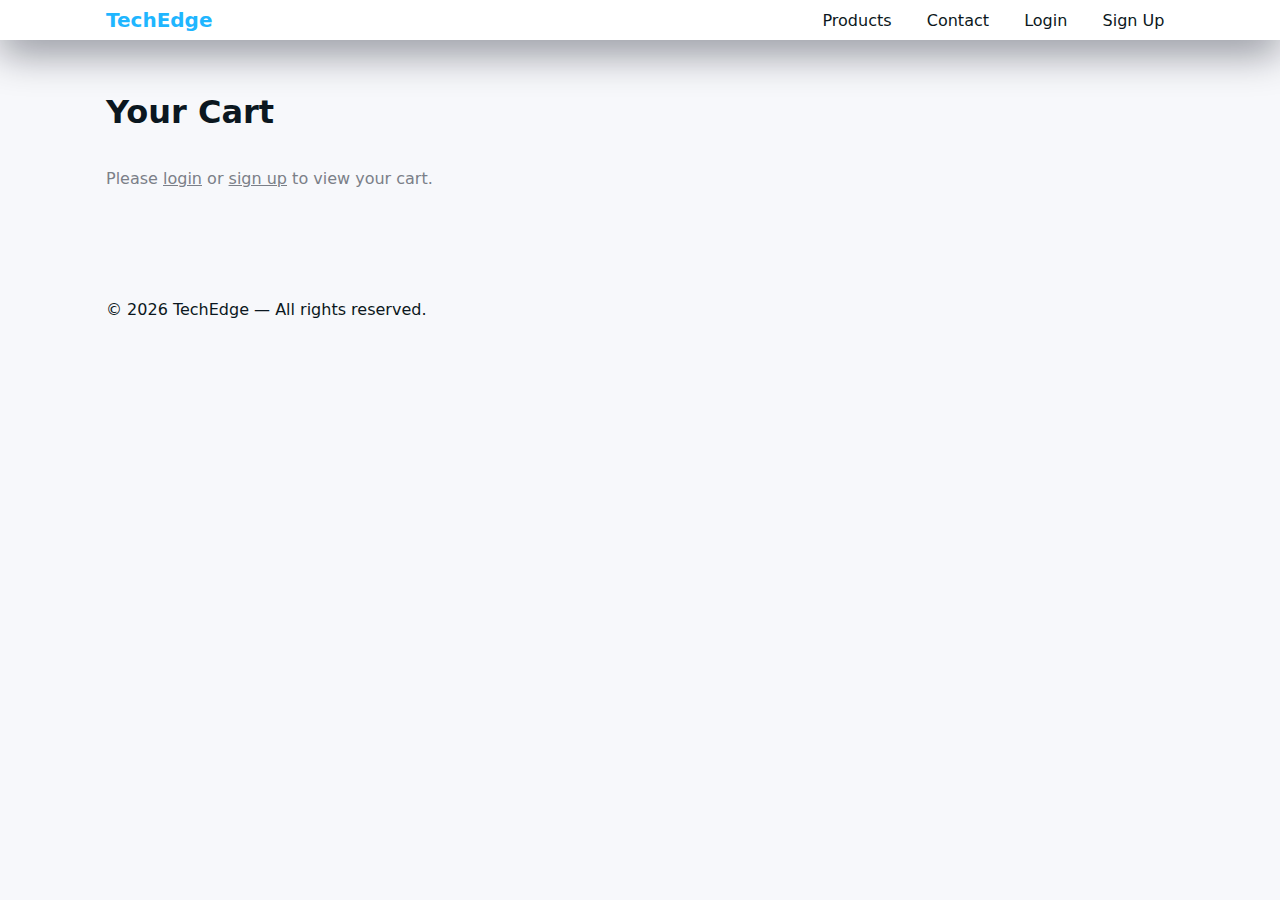
<file: cart.html>
<!doctype html>
<html lang="en">
<head>
  <meta charset="utf-8" />
  <meta name="viewport" content="width=device-width,initial-scale=1" />
  <title>Cart — TechEdge</title>
  <link rel="stylesheet" href="styles.css" />
</head>
<body>
  <header class="site-header">
    <div class="container header-inner">
      <a class="logo" href="index.html">TechEdge</a>
      <nav class="site-nav">
        <ul>
          <li><a href="index.html#products">Products</a></li>
          <li><a href="index.html#contact">Contact</a></li>
        </ul>
      </nav>
    </div>
  </header>

  <main class="container cart-page">
    <h1 class="section-title">Your Cart</h1>

    <div id="cart-empty" class="muted">Loading cart...</div>

    <div id="cart-items" class="cart-items" aria-live="polite"></div>

    <aside id="cart-summary" class="cart-summary" style="display:none">
      <p>Subtotal: <strong id="cart-subtotal">$0.00</strong></p>
      <p>Shipping: <strong id="cart-shipping">$0.00</strong></p>
      <p>Total: <strong id="cart-total">$0.00</strong></p>
      <div class="cart-actions">
        <a id="continue-shopping" class="btn ghost" href="index.html#products">Continue shopping</a>
        <button id="proceed-pay" class="btn">Proceed to Pay</button>
      </div>
    </aside>
  </main>

  <footer class="site-footer">
    <div class="container">
      <p>&copy; <span id="year"></span> TechEdge — All rights reserved.</p>
    </div>
  </footer>

  <script src="script.js" defer></script>
</body>
</html>
</file>
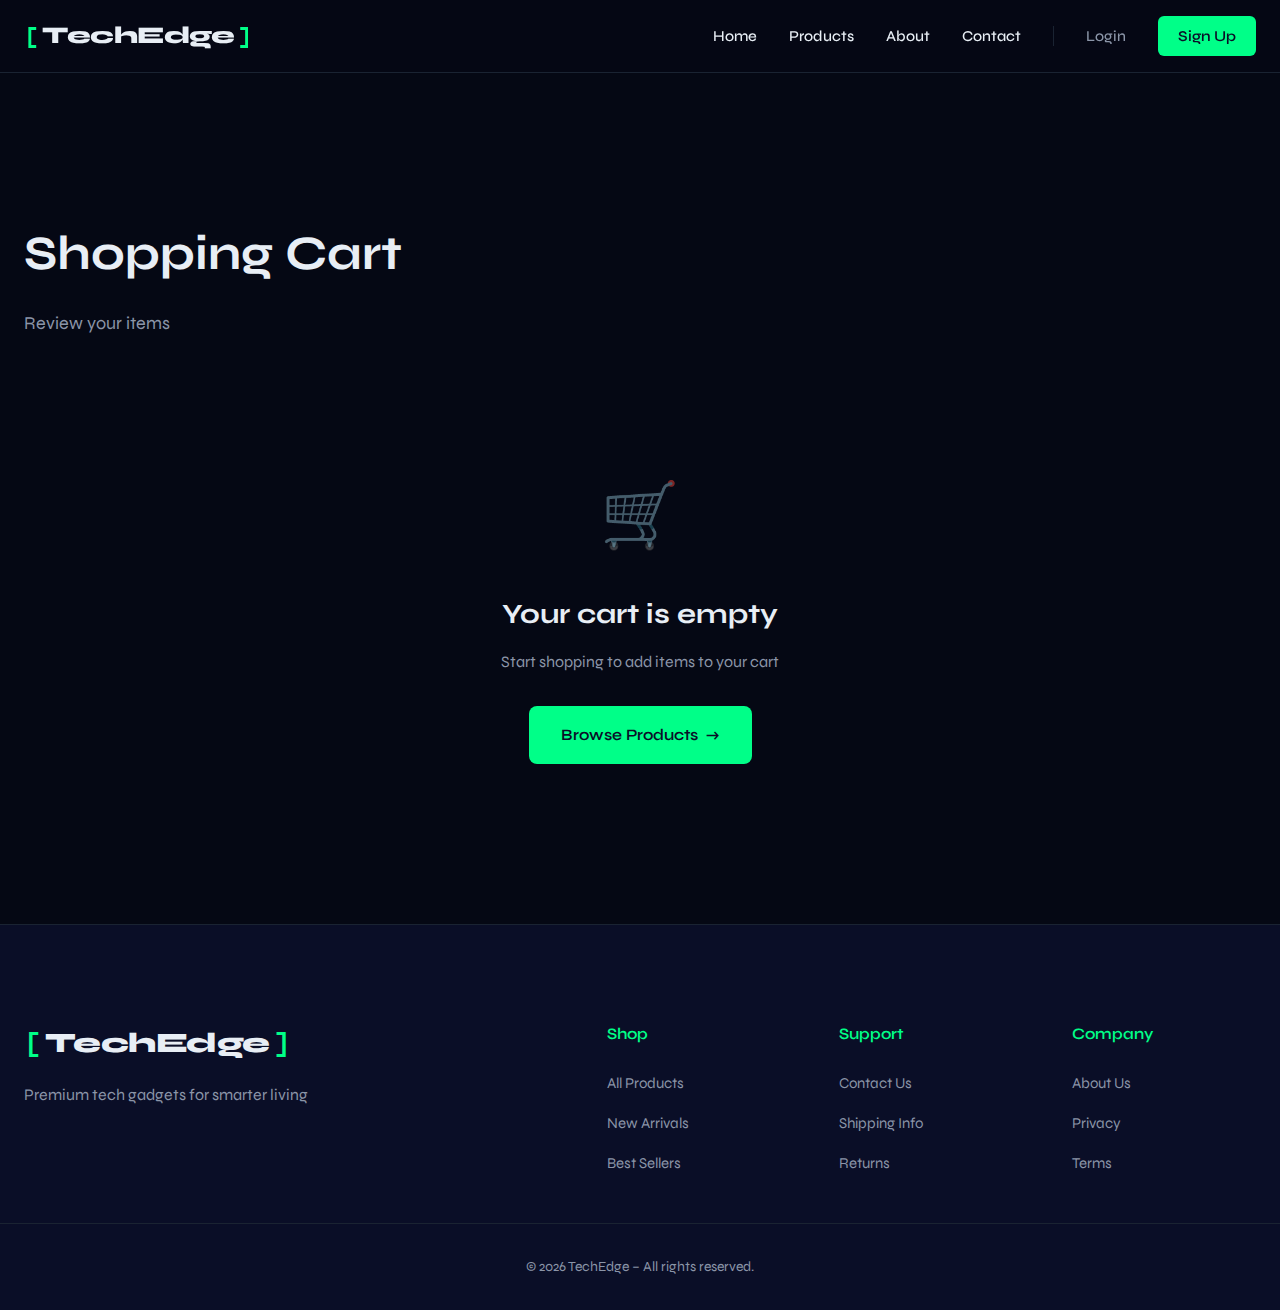
<file: Cart.html>
<!doctype html>
<html lang="en">
  <head>
    <meta charset="UTF-8" />
    <meta name="viewport" content="width=device-width, initial-scale=1.0" />
    <title>Shopping Cart – TechEdge</title>
    <link rel="stylesheet" href="style.css" />
    <link rel="preconnect" href="https://fonts.googleapis.com" />
    <link rel="preconnect" href="https://fonts.gstatic.com" crossorigin />
    <link
      href="https://fonts.googleapis.com/css2?family=Syne:wght@400;600;700;800&family=IBM+Plex+Mono:wght@400;500&display=swap"
      rel="stylesheet"
    />
  </head>
  <body>
    <!-- Navigation -->
    <nav class="nav" id="nav">
      <div class="nav-container">
        <a href="index.html" class="logo">
          <span class="logo-bracket">[</span>
          <span class="logo-text">TechEdge</span>
          <span class="logo-bracket">]</span>
        </a>

        <div class="nav-menu">
          <a href="index.html#home" class="nav-link">Home</a>
          <a href="index.html#products" class="nav-link">Products</a>
          <a href="index.html#about" class="nav-link">About</a>
          <a href="index.html#contact" class="nav-link">Contact</a>
          <div class="nav-divider"></div>
          <a href="login.html" class="nav-link nav-link-secondary">Login</a>
          <a href="signup.html" class="nav-link nav-link-cta">Sign Up</a>
        </div>
      </div>
    </nav>

    <!-- Cart Section -->
    <section class="cart-section">
      <div class="section-container">
        <div class="section-header">
          <h1 class="section-title">Shopping Cart</h1>
          <p class="section-description">Review your items</p>
        </div>

        <div id="cartContent" class="cart-content">
          <div class="cart-empty">
            <div class="empty-icon">🛒</div>
            <h2>Your cart is empty</h2>
            <p>Start shopping to add items to your cart</p>
            <a href="index.html#products" class="btn btn-primary">
              Browse Products
              <span class="btn-arrow">→</span>
            </a>
          </div>
        </div>
      </div>
    </section>

    <!-- Footer -->
    <footer class="footer">
      <div class="footer-container">
        <div class="footer-brand">
          <div class="logo">
            <span class="logo-bracket">[</span>
            <span class="logo-text">TechEdge</span>
            <span class="logo-bracket">]</span>
          </div>
          <p class="footer-tagline">Premium tech gadgets for smarter living</p>
        </div>
        <div class="footer-links">
          <div class="footer-column">
            <h4 class="footer-title">Shop</h4>
            <a href="index.html#products" class="footer-link">All Products</a>
            <a href="#" class="footer-link">New Arrivals</a>
            <a href="#" class="footer-link">Best Sellers</a>
          </div>
          <div class="footer-column">
            <h4 class="footer-title">Support</h4>
            <a href="index.html#contact" class="footer-link">Contact Us</a>
            <a href="#" class="footer-link">Shipping Info</a>
            <a href="#" class="footer-link">Returns</a>
          </div>
          <div class="footer-column">
            <h4 class="footer-title">Company</h4>
            <a href="index.html#about" class="footer-link">About Us</a>
            <a href="#" class="footer-link">Privacy</a>
            <a href="#" class="footer-link">Terms</a>
          </div>
        </div>
      </div>
      <div class="footer-bottom">
        <p>&copy; 2026 TechEdge – All rights reserved.</p>
      </div>
    </footer>

    <style>
      .cart-section {
        min-height: 70vh;
        padding-top: 120px;
      }

      .cart-empty {
        text-align: center;
        padding: 64px 24px;
      }

      .empty-icon {
        font-size: 64px;
        margin-bottom: 24px;
        opacity: 0.5;
      }

      .cart-empty h2 {
        font-size: 28px;
        margin-bottom: 12px;
      }

      .cart-empty p {
        color: var(--color-text-muted);
        margin-bottom: 32px;
        font-size: 16px;
      }
    </style>
  </body>
</html>
</file>
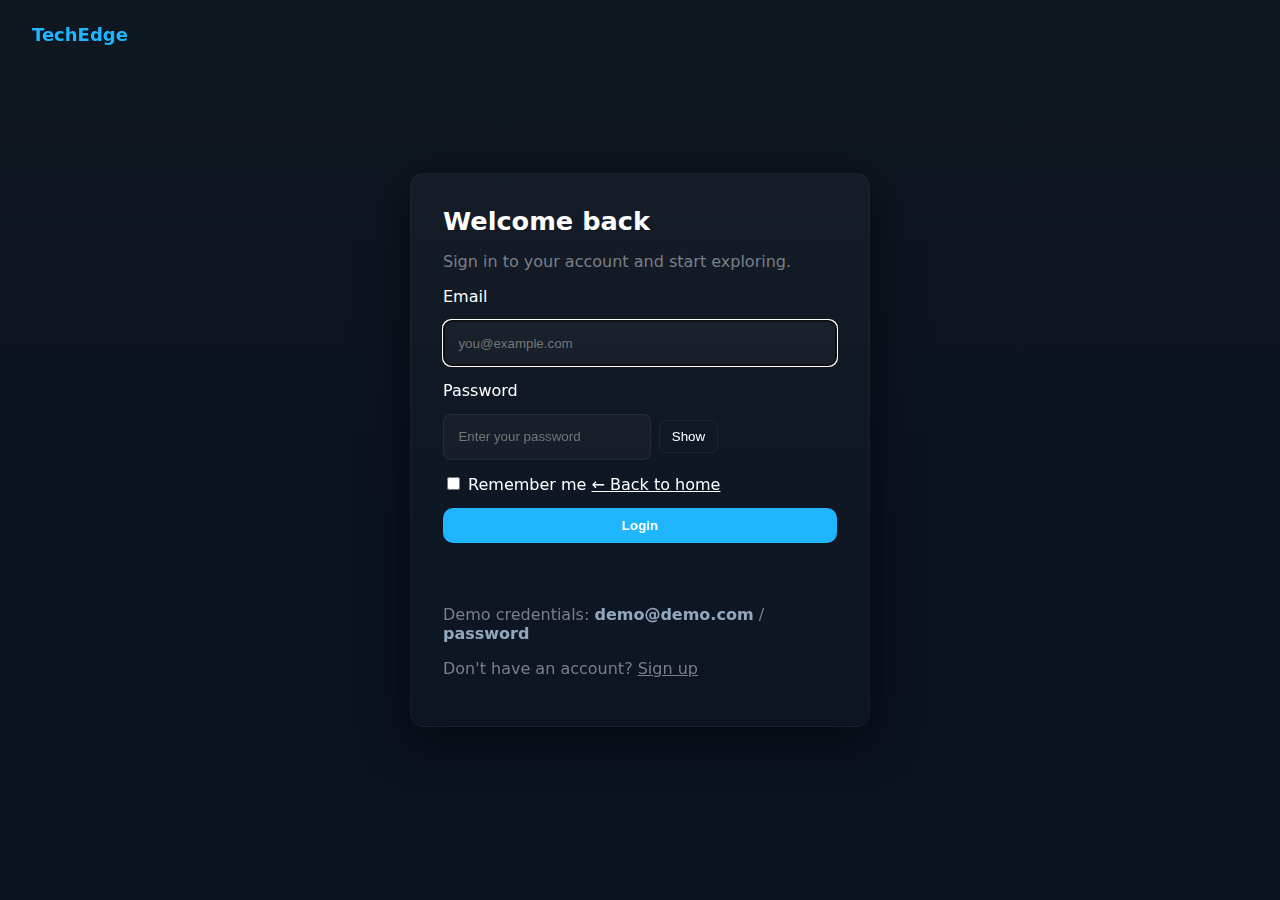
<file: login.html>
<!doctype html>
<html lang="en">
<head>
  <meta charset="utf-8" />
  <meta name="viewport" content="width=device-width,initial-scale=1" />
  <title>Login — TechEdge</title>
  <link rel="stylesheet" href="styles.css" />
</head>
<body class="login-page">
  <a href="index.html" class="logo" style="position:fixed;top:24px;left:32px;z-index:10;font-size:18px;">TechEdge</a>

  <main class="login-wrap">
    <div class="login-card" role="dialog" aria-labelledby="loginTitle">
      <h2 id="loginTitle">Welcome back</h2>
      <p class="muted">Sign in to your account and start exploring.</p>

      <form id="login-form" class="login-form" autocomplete="on" novalidate>
        <label class="vis" for="email">Email</label>
        <input id="email" type="email" name="email" placeholder="you@example.com" required autofocus />

        <label class="vis" for="password">Password</label>
        <div class="password-row">
          <input id="password" type="password" name="password" placeholder="Enter your password" required />
          <button type="button" id="pwd-toggle" class="pwd-toggle" aria-label="Show password">Show</button>
        </div>

        <div class="form-row remember">
          <label><input id="remember" type="checkbox" /> Remember me</label>
          <a class="link small" href="index.html">← Back to home</a>
        </div>

        <div class="form-row">
          <button type="submit" class="btn large" style="width:100%">Login</button>
        </div>

        <p id="login-status" class="form-status" aria-live="polite"></p>
      </form>

      <div class="login-foot">
        <p class="muted small">Demo credentials: <strong style="color:rgba(200,230,255,0.7)">demo@demo.com</strong> / <strong style="color:rgba(200,230,255,0.7)">password</strong></p>
        <p class="muted small" style="margin-top:8px">Don't have an account? <a href="signup.html" class="link">Sign up</a></p>
      </div>
    </div>
  </main>

  <script src="script.js" defer></script>
</body>
</html>
</file>
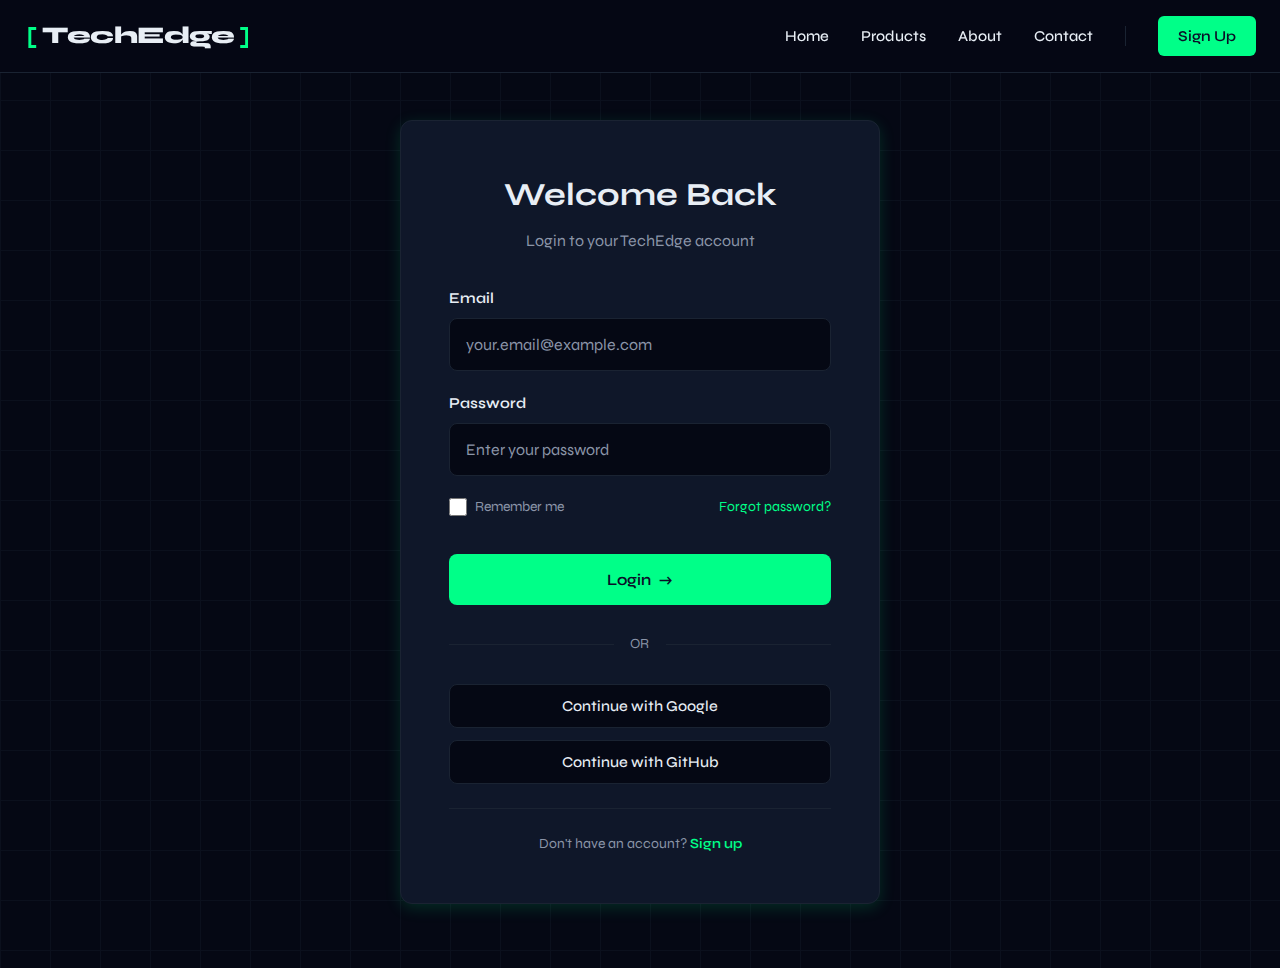
<file: Login.html>
<!doctype html>
<html lang="en">
  <head>
    <meta charset="UTF-8" />
    <meta name="viewport" content="width=device-width, initial-scale=1.0" />
    <title>Login – TechEdge</title>
    <link rel="stylesheet" href="style.css" />
    <link rel="preconnect" href="https://fonts.googleapis.com" />
    <link rel="preconnect" href="https://fonts.gstatic.com" crossorigin />
    <link
      href="https://fonts.googleapis.com/css2?family=Syne:wght@400;600;700;800&family=IBM+Plex+Mono:wght@400;500&display=swap"
      rel="stylesheet"
    />
  </head>
  <body>
    <!-- Navigation -->
    <nav class="nav" id="nav">
      <div class="nav-container">
        <a href="index.html" class="logo">
          <span class="logo-bracket">[</span>
          <span class="logo-text">TechEdge</span>
          <span class="logo-bracket">]</span>
        </a>

        <div class="nav-menu">
          <a href="index.html#home" class="nav-link">Home</a>
          <a href="index.html#products" class="nav-link">Products</a>
          <a href="index.html#about" class="nav-link">About</a>
          <a href="index.html#contact" class="nav-link">Contact</a>
          <div class="nav-divider"></div>
          <a href="signup.html" class="nav-link nav-link-cta">Sign Up</a>
        </div>
      </div>
    </nav>

    <!-- Login Section -->
    <section class="auth-section">
      <div class="auth-container">
        <div class="auth-box">
          <div class="auth-header">
            <h1 class="auth-title">Welcome Back</h1>
            <p class="auth-subtitle">Login to your TechEdge account</p>
          </div>

          <form class="auth-form" id="loginForm">
            <div class="form-group">
              <label for="email" class="form-label">Email</label>
              <input
                type="email"
                id="email"
                class="form-input"
                placeholder="your.email@example.com"
                required
              />
            </div>

            <div class="form-group">
              <label for="password" class="form-label">Password</label>
              <input
                type="password"
                id="password"
                class="form-input"
                placeholder="Enter your password"
                required
              />
            </div>

            <div class="form-options">
              <label class="checkbox-label">
                <input type="checkbox" id="remember" />
                <span>Remember me</span>
              </label>
              <a href="#" class="forgot-link">Forgot password?</a>
            </div>

            <button type="submit" class="btn btn-primary btn-full">
              Login
              <span class="btn-arrow">→</span>
            </button>

            <div class="auth-divider">
              <span>or</span>
            </div>

            <div class="social-login">
              <button type="button" class="btn-social">
                <span>Continue with Google</span>
              </button>
              <button type="button" class="btn-social">
                <span>Continue with GitHub</span>
              </button>
            </div>
          </form>

          <div class="auth-footer">
            <p>
              Don't have an account?
              <a href="signup.html" class="auth-link">Sign up</a>
            </p>
          </div>
        </div>
      </div>
    </section>

    <script src="auth.js"></script>
  </body>
</html>
</file>
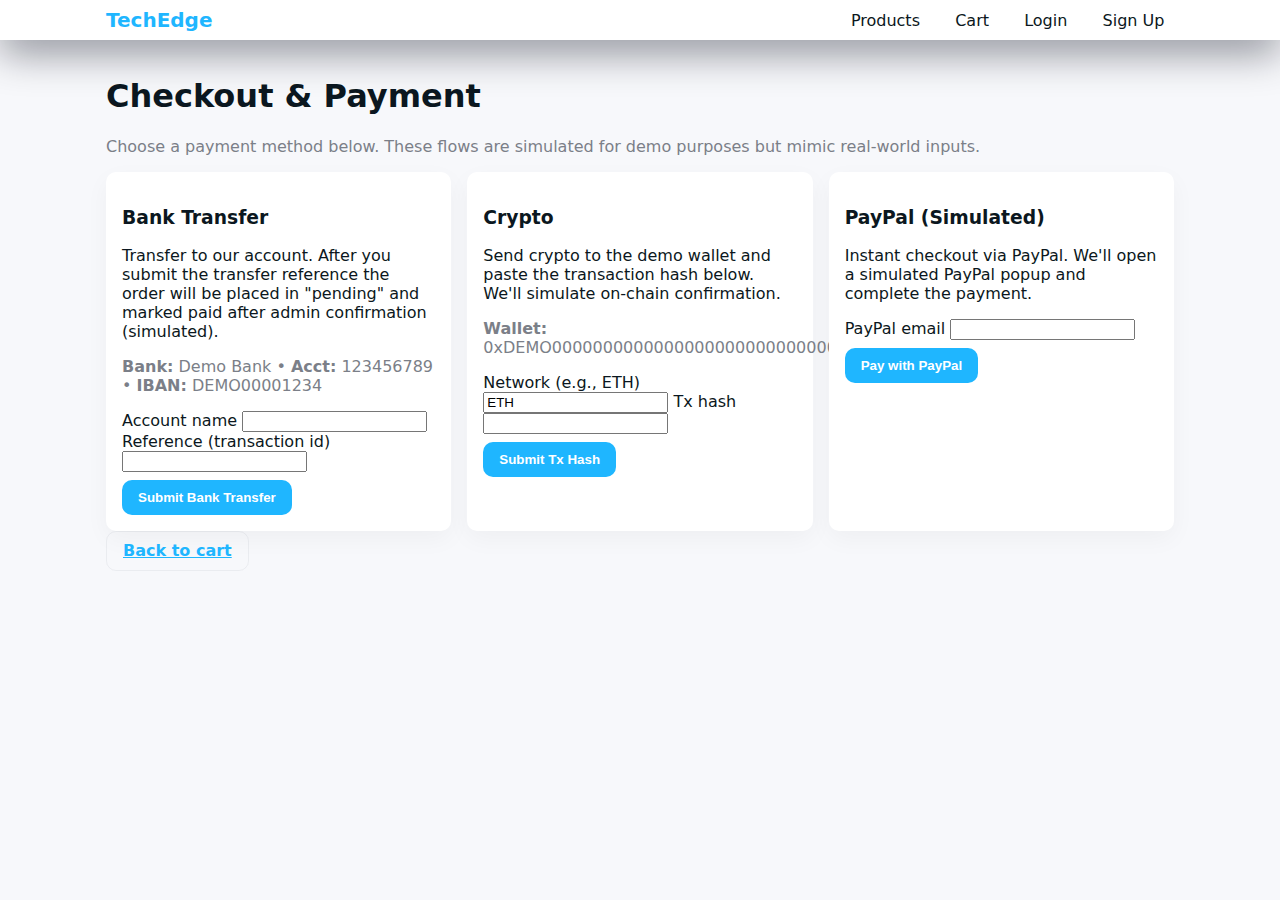
<file: pay.html>
<!doctype html>
<html lang="en">
<head>
  <meta charset="utf-8" />
  <meta name="viewport" content="width=device-width,initial-scale=1" />
  <title>Pay — TechEdge</title>
  <link rel="stylesheet" href="styles.css" />
</head>
<body>
  <header class="site-header">
    <div class="container header-inner">
      <a class="logo" href="index.html">TechEdge</a>
      <nav class="site-nav">
        <ul>
          <li><a href="index.html#products">Products</a></li>
          <li><a href="cart.html">Cart</a></li>
        </ul>
      </nav>
    </div>
  </header>

  <main class="container pay-page">
    <h1 class="section-title">Checkout & Payment</h1>

    <section class="pay-methods">
      <p class="muted">Choose a payment method below. These flows are simulated for demo purposes but mimic real-world inputs.</p>

      <div class="pay-grid">
        <div class="pay-card" id="bank-card">
          <h3>Bank Transfer</h3>
          <p>Transfer to our account. After you submit the transfer reference the order will be placed in "pending" and marked paid after admin confirmation (simulated).</p>
          <p class="muted small"><strong>Bank:</strong> Demo Bank • <strong>Acct:</strong> 123456789 • <strong>IBAN:</strong> DEMO00001234</p>
          <form id="bank-form">
            <label>Account name <input type="text" id="bank-name" required /></label>
            <label>Reference (transaction id) <input type="text" id="bank-ref" required /></label>
            <div style="margin-top:.5rem"><button class="btn" type="submit">Submit Bank Transfer</button></div>
          </form>
        </div>

        <div class="pay-card" id="crypto-card">
          <h3>Crypto</h3>
          <p>Send crypto to the demo wallet and paste the transaction hash below. We'll simulate on-chain confirmation.</p>
          <p class="muted small"><strong>Wallet:</strong> 0xDEMO000000000000000000000000000000</p>
          <form id="crypto-form">
            <label>Network (e.g., ETH) <input type="text" id="crypto-network" value="ETH" required /></label>
            <label>Tx hash <input type="text" id="crypto-hash" required /></label>
            <div style="margin-top:.5rem"><button class="btn" type="submit">Submit Tx Hash</button></div>
          </form>
        </div>

        <div class="pay-card" id="paypal-card">
          <h3>PayPal (Simulated)</h3>
          <p>Instant checkout via PayPal. We'll open a simulated PayPal popup and complete the payment.</p>
          <form id="paypal-form">
            <label>PayPal email <input type="email" id="paypal-email" required /></label>
            <div style="margin-top:.5rem"><button class="btn" type="submit">Pay with PayPal</button></div>
          </form>
        </div>
      </div>

      <div id="pay-status" class="form-status" aria-live="polite"></div>
      <div class="pay-actions">
        <a class="btn ghost" href="cart.html">Back to cart</a>
      </div>
    </section>
  </main>

  <script src="script.js" defer></script>
</body>
</html>
</file>
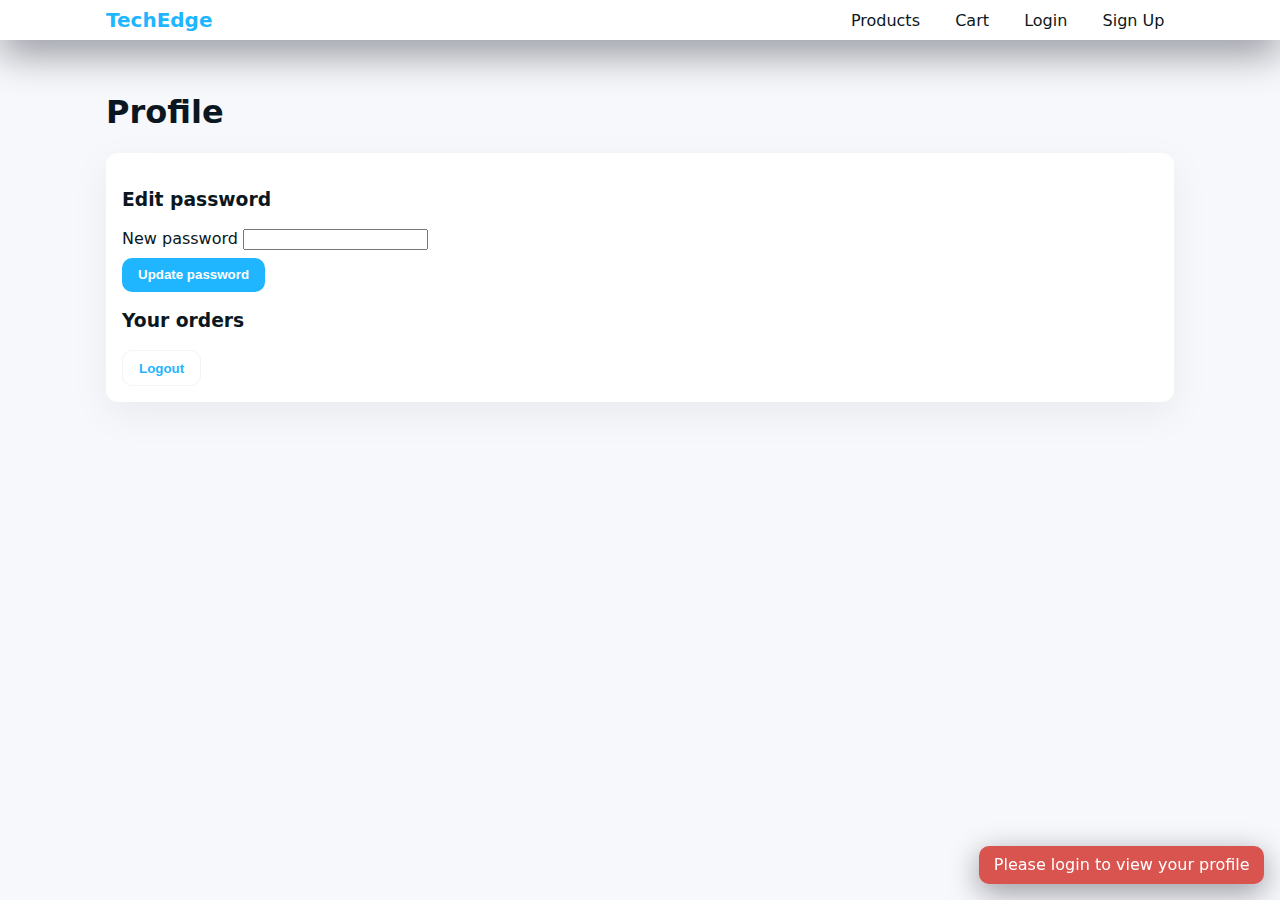
<file: profile.html>
<!doctype html>
<html lang="en">
<head>
  <meta charset="utf-8" />
  <meta name="viewport" content="width=device-width,initial-scale=1" />
  <title>Profile — TechEdge</title>
  <link rel="stylesheet" href="styles.css" />
</head>
<body>
  <header class="site-header">
    <div class="container header-inner">
      <a class="logo" href="index.html">TechEdge</a>
      <nav class="site-nav">
        <ul>
          <li><a href="index.html#products">Products</a></li>
          <li><a href="cart.html">Cart</a></li>
        </ul>
      </nav>
    </div>
  </header>

  <main class="container profile-page">
    <h1 class="section-title">Profile</h1>
    <div id="profile-wrap">
      <section class="profile-card">
        <h2 id="profile-email"></h2>
        <p id="profile-joined" class="muted small"></p>

        <h3>Edit password</h3>
        <form id="profile-password-form">
          <label>New password <input id="profile-new-password" type="password" required /></label>
          <div style="margin-top:.5rem"><button class="btn" type="submit">Update password</button></div>
          <p id="profile-pass-status" class="form-status" aria-live="polite"></p>
        </form>

        <h3>Your orders</h3>
        <div id="orders-list" class="orders-list"></div>

        <div style="margin-top:1rem">
          <button id="logout-btn" class="btn ghost">Logout</button>
        </div>
      </section>
    </div>
  </main>

  <script src="script.js" defer></script>
</body>
</html>
</file>
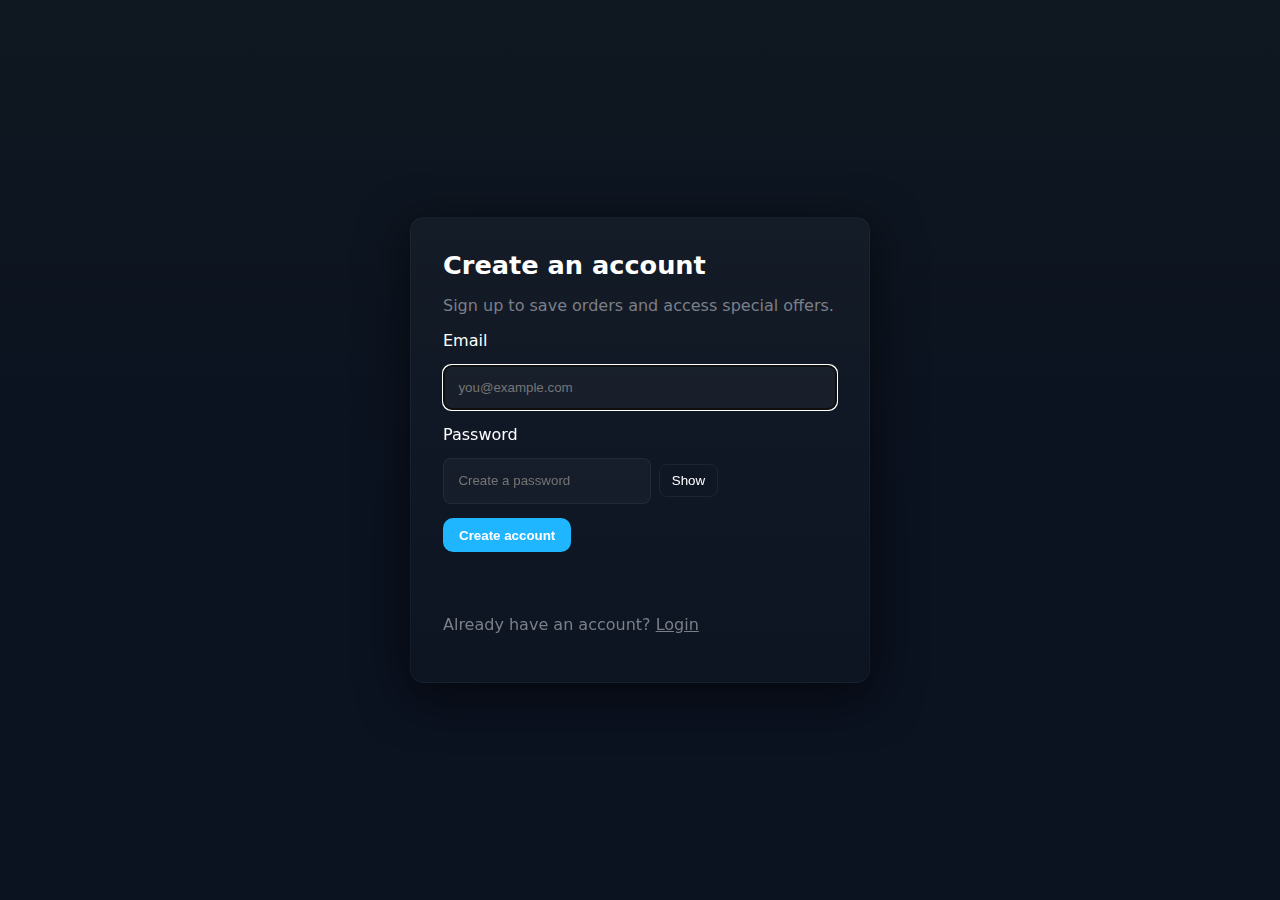
<file: signup.html>
<!doctype html>
<html lang="en">
<head>
  <meta charset="utf-8" />
  <meta name="viewport" content="width=device-width,initial-scale=1" />
  <title>Sign Up — TechEdge</title>
  <link rel="stylesheet" href="styles.css" />
</head>
<body class="login-page">
  <main class="login-wrap">
    <div class="login-card" role="dialog" aria-labelledby="signupTitle">
      <h2 id="signupTitle">Create an account</h2>
      <p class="muted">Sign up to save orders and access special offers.</p>

      <form id="signup-form" class="login-form" autocomplete="on" novalidate>
        <label class="vis" for="s-email">Email</label>
        <input id="s-email" type="email" name="email" placeholder="you@example.com" required autofocus />

        <label class="vis" for="s-password">Password</label>
        <div class="password-row">
          <input id="s-password" type="password" name="password" placeholder="Create a password" required />
          <button type="button" id="s-pwd-toggle" class="pwd-toggle" aria-label="Show password">Show</button>
        </div>

        <div class="form-row">
          <button type="submit" class="btn large">Create account</button>
        </div>

        <p id="signup-status" class="form-status" aria-live="polite"></p>
      </form>

      <div class="login-foot">
        <p class="muted small">Already have an account? <a href="login.html">Login</a></p>
      </div>
    </div>
  </main>

  <script src="script.js" defer></script>
</body>
</html>
</file>
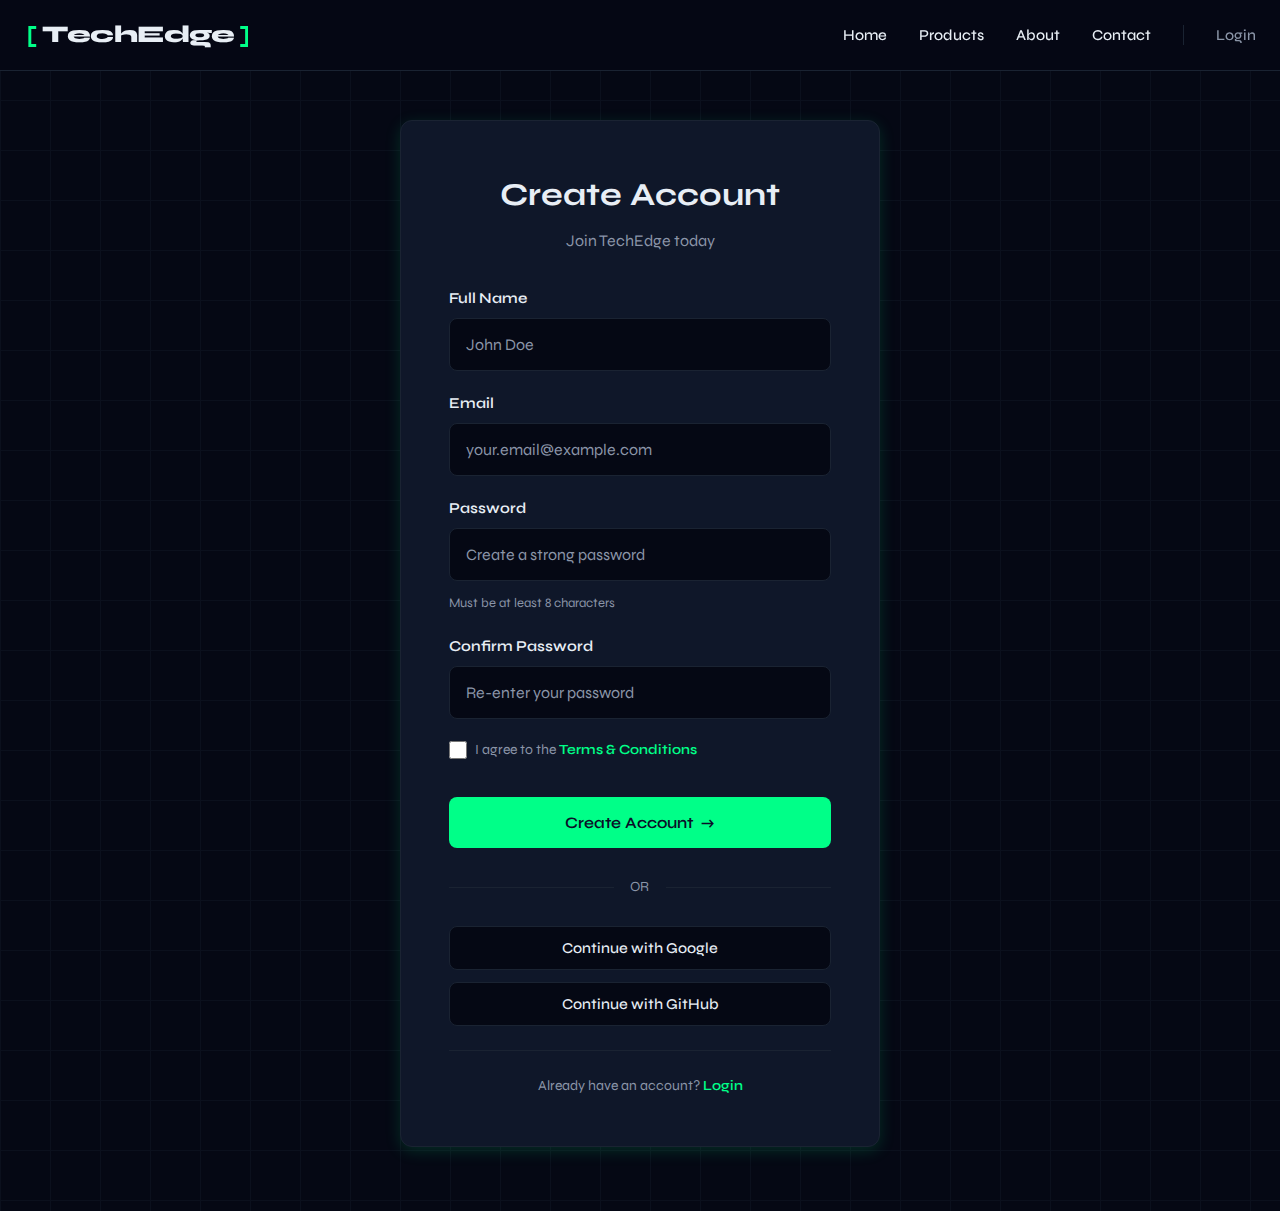
<file: Signup.html>
<!doctype html>
<html lang="en">
  <head>
    <meta charset="UTF-8" />
    <meta name="viewport" content="width=device-width, initial-scale=1.0" />
    <title>Sign Up – TechEdge</title>
    <link rel="stylesheet" href="style.css" />
    <link rel="preconnect" href="https://fonts.googleapis.com" />
    <link rel="preconnect" href="https://fonts.gstatic.com" crossorigin />
    <link
      href="https://fonts.googleapis.com/css2?family=Syne:wght@400;600;700;800&family=IBM+Plex+Mono:wght@400;500&display=swap"
      rel="stylesheet"
    />
  </head>
  <body>
    <!-- Navigation -->
    <nav class="nav" id="nav">
      <div class="nav-container">
        <a href="index.html" class="logo">
          <span class="logo-bracket">[</span>
          <span class="logo-text">TechEdge</span>
          <span class="logo-bracket">]</span>
        </a>

        <div class="nav-menu">
          <a href="index.html#home" class="nav-link">Home</a>
          <a href="index.html#products" class="nav-link">Products</a>
          <a href="index.html#about" class="nav-link">About</a>
          <a href="index.html#contact" class="nav-link">Contact</a>
          <div class="nav-divider"></div>
          <a href="login.html" class="nav-link nav-link-secondary">Login</a>
        </div>
      </div>
    </nav>

    <!-- Signup Section -->
    <section class="auth-section">
      <div class="auth-container">
        <div class="auth-box">
          <div class="auth-header">
            <h1 class="auth-title">Create Account</h1>
            <p class="auth-subtitle">Join TechEdge today</p>
          </div>

          <form class="auth-form" id="signupForm">
            <div class="form-group">
              <label for="fullname" class="form-label">Full Name</label>
              <input
                type="text"
                id="fullname"
                class="form-input"
                placeholder="John Doe"
                required
              />
            </div>

            <div class="form-group">
              <label for="email" class="form-label">Email</label>
              <input
                type="email"
                id="email"
                class="form-input"
                placeholder="your.email@example.com"
                required
              />
            </div>

            <div class="form-group">
              <label for="password" class="form-label">Password</label>
              <input
                type="password"
                id="password"
                class="form-input"
                placeholder="Create a strong password"
                required
                minlength="8"
              />
              <small class="form-hint">Must be at least 8 characters</small>
            </div>

            <div class="form-group">
              <label for="confirmPassword" class="form-label"
                >Confirm Password</label
              >
              <input
                type="password"
                id="confirmPassword"
                class="form-input"
                placeholder="Re-enter your password"
                required
              />
            </div>

            <div class="form-options">
              <label class="checkbox-label">
                <input type="checkbox" id="terms" required />
                <span
                  >I agree to the
                  <a href="#" class="auth-link">Terms & Conditions</a></span
                >
              </label>
            </div>

            <button type="submit" class="btn btn-primary btn-full">
              Create Account
              <span class="btn-arrow">→</span>
            </button>

            <div class="auth-divider">
              <span>or</span>
            </div>

            <div class="social-login">
              <button type="button" class="btn-social">
                <span>Continue with Google</span>
              </button>
              <button type="button" class="btn-social">
                <span>Continue with GitHub</span>
              </button>
            </div>
          </form>

          <div class="auth-footer">
            <p>
              Already have an account?
              <a href="login.html" class="auth-link">Login</a>
            </p>
          </div>
        </div>
      </div>
    </section>

    <script src="auth.js"></script>
  </body>
</html>
</file>
<file: styles.css>
:root{
  --accent:#1fb6ff;
  --gold:#c9a227;
  --bg:#0f1720;
  --panel:#ffffff;
  --muted:#7b7f88;
  --white:#ffffff;
  --card:#0b1220;
  --radius:12px;
  --shadow:0 12px 40px rgba(2,6,23,0.45);
  --container:1100px;
  --ease:cubic-bezier(.2,.9,.2,1);
}
*{box-sizing:border-box}
html,body{height:100%;margin:0;font-family:Inter,system-ui,Segoe UI,Roboto,Arial;background:#f7f8fb;color:#0b1720}
.container{max-width:var(--container);margin:0 auto;padding:1rem}

/* Buttons / Links */
a{color:inherit}
.btn{display:inline-block;background:var(--accent);color:var(--white);border:0;padding:.6rem 1rem;border-radius:10px;font-weight:700;cursor:pointer;transition:transform .18s var(--ease),box-shadow .18s var(--ease)}
.btn:hover{transform:translateY(-3px);box-shadow:0 12px 30px rgba(27,46,73,0.08)}
.btn.ghost{background:transparent;border:1px solid rgba(27,46,73,0.06);color:var(--accent)}

/* Header */
.site-header{background:var(--panel);position:sticky;top:0;z-index:40;box-shadow:var(--shadow)}
.header-inner{display:flex;align-items:center;justify-content:space-between;padding:.5rem 1rem}
.logo{font-weight:800;color:var(--accent);font-size:1.25rem;text-decoration:none}
.site-nav ul{display:flex;gap:1rem;list-style:none;margin:0;padding:0;align-items:center}
.site-nav a{padding:.5rem .6rem;border-radius:8px;text-decoration:none}

/* Hero */
.hero-tech{min-height:60vh;display:flex;align-items:center;background-image:url("https://images.unsplash.com/photo-1518770660439-4636190af475?w=1600&q=80&auto=format&fit=crop");background-size:cover;background-position:center;position:relative;color:var(--white)}
.hero-overlay{position:absolute;inset:0;background:linear-gradient(180deg,rgba(2,6,23,0.45),rgba(2,6,23,0.6))}
.hero-inner{position:relative;z-index:2;padding:2.5rem;text-align:center}
.hero-card{max-width:820px;margin:0 auto;background:linear-gradient(180deg,rgba(255,255,255,0.02),transparent);padding:2rem;border-radius:14px}
.hero h1{font-size:2.4rem;margin:0 0 .25rem}
.lead{color:rgba(255,255,255,0.9);margin:0 0 1rem}

/* Cards grid */
.grid{display:grid;gap:1rem}
.cards{grid-template-columns:repeat(auto-fit,minmax(240px,1fr))}
.card{background:var(--panel);border-radius:12px;overflow:hidden;box-shadow:0 8px 30px rgba(15,23,42,0.06);transition:transform .25s var(--ease);display:flex;flex-direction:column}
.card-media img{width:100%;height:220px;object-fit:cover;display:block}
.card-body{padding:1rem;flex:1;display:flex;flex-direction:column}
.price{font-weight:800;color:var(--accent);margin:0 0 .25rem}
.muted{color:var(--muted)}
.card-actions{margin-top:auto;display:flex;gap:.5rem;align-items:center}

/* Cart / Summary / Pay / Profile */
.cart-page{padding:2rem 1rem;display:flex;flex-direction:column;gap:1rem}
.cart-items{display:flex;flex-direction:column;gap:.75rem;margin:1rem 0}
.cart-row{display:flex;gap:1rem;align-items:center;padding:1rem;border-radius:10px;background:#fff;box-shadow:0 6px 20px rgba(12,18,28,0.04)}
.qty-input{width:64px;padding:.35rem;border-radius:8px;border:1px solid #eaeaea}
.cart-summary{background:#fff;padding:1rem;border-radius:10px;box-shadow:0 6px 24px rgba(12,18,28,0.04);max-width:360px;margin-top:1rem}
.pay-grid{display:grid;grid-template-columns:repeat(auto-fit,minmax(260px,1fr));gap:1rem;margin-top:1rem}
.pay-card{background:#fff;padding:1rem;border-radius:10px;box-shadow:0 8px 24px rgba(12,18,28,0.04)}
.profile-page{padding:2rem 1rem}
.profile-card{background:#fff;padding:1rem;border-radius:12px;box-shadow:0 12px 40px rgba(2,6,23,0.06)}
.orders-list{margin-top:0.5rem}
.order-item{padding:.5rem;border-bottom:1px solid #f1f1f3}

/* Login */
.login-page{background:linear-gradient(180deg,#0f1720 0%, #0b1220 60%);min-height:100vh;display:flex;align-items:center;justify-content:center;padding:2rem;color:var(--white)}
.login-wrap{width:100%;max-width:460px}
.login-card{background:linear-gradient(180deg,rgba(255,255,255,0.03),rgba(255,255,255,0.01));border-radius:14px;padding:2rem;box-shadow:0 12px 50px rgba(0,0,0,0.6);border:1px solid rgba(255,255,255,0.04)}
.login-card h2{margin:0 0 .25rem;color:var(--white);font-size:1.6rem}
.login-form{display:flex;flex-direction:column;gap:.9rem;margin-top:1rem}
.login-form input{background:rgba(255,255,255,0.03);border:1px solid rgba(255,255,255,0.06);color:var(--white);padding:.9rem;border-radius:8px}
.password-row{display:flex;gap:.5rem;align-items:center}
.pwd-toggle{background:transparent;border:1px solid rgba(255,255,255,0.06);color:var(--white);padding:.5rem .75rem;border-radius:8px;cursor:pointer}

/* Toast */
.toast{position:fixed;right:1rem;bottom:1rem;background:#0b1220;color:#fff;padding:.6rem .9rem;border-radius:10px;box-shadow:0 8px 30px rgba(2,6,23,0.4);opacity:0;transform:translateY(12px);transition:opacity .18s,var(--ease);z-index:120}
.toast.show{opacity:1;transform:translateY(0)}
.toast.error{background:#d9534f}
.toast.info{background:#2b7ae4}

@media (max-width:900px){.site-nav ul{display:none}.card-media img{height:180px}.cart-summary{max-width:100%}}
</file>
<file: style.css>
/* ===================================
   CSS Variables & Reset
   =================================== */
:root {
  /* Colors - Bold Tech Aesthetic */
  --color-primary: #00ff88;
  --color-primary-dark: #00cc6a;
  --color-secondary: #0a0e27;
  --color-background: #050814;
  --color-surface: #0f1729;
  --color-text: #e8eef5;
  --color-text-muted: #8b95a8;
  --color-border: #1a2332;
  --color-accent: #ff0055;
  --color-success: #00ff88;
  --color-error: #ff0055;
  --color-info: #00ccff;

  /* Typography */
  --font-display: "Syne", sans-serif;
  --font-mono: "IBM Plex Mono", monospace;

  /* Spacing (converted to px) */
  --spacing-xs: 8px;
  --spacing-sm: 16px;
  --spacing-md: 24px;
  --spacing-lg: 32px;
  --spacing-xl: 48px;
  --spacing-2xl: 64px;
  --spacing-3xl: 96px;

  /* Layout */
  --container-width: 1280px;
  --border-radius: 12px;
  --transition: 0.3s cubic-bezier(0.4, 0, 0.2, 1);

  /* Shadows */
  --shadow-sm: 0 2px 8px rgba(0, 255, 136, 0.1);
  --shadow-md: 0 4px 16px rgba(0, 255, 136, 0.15);
  --shadow-lg: 0 8px 32px rgba(0, 255, 136, 0.2);
}

* {
  margin: 0;
  padding: 0;
  box-sizing: border-box;
}

html {
  scroll-behavior: smooth;
}

body {
  font-family: var(--font-display);
  background: var(--color-background);
  color: var(--color-text);
  line-height: 1.6;
  overflow-x: hidden;
}

img {
  max-width: 100%;
  height: auto;
  display: block;
}

button {
  border: none;
  background: none;
  cursor: pointer;
  font-family: inherit;
}

a {
  text-decoration: none;
  color: inherit;
}

/* ===================================
   Navigation
   =================================== */
.nav {
  position: fixed;
  top: 0;
  left: 0;
  right: 0;
  z-index: 1000;
  background: rgba(5, 8, 20, 0.8);
  backdrop-filter: blur(20px);
  border-bottom: 1px solid var(--color-border);
  transition: var(--transition);
}

.nav.scrolled {
  background: rgba(5, 8, 20, 0.95);
  box-shadow: var(--shadow-sm);
}

.nav-container {
  max-width: var(--container-width);
  margin: 0 auto;
  padding: 16px 24px;
  display: flex;
  justify-content: space-between;
  align-items: center;
}

.logo {
  font-size: 24px;
  font-weight: 800;
  display: flex;
  align-items: center;
  gap: 4px;
  transition: var(--transition);
}

.logo:hover {
  color: var(--color-primary);
}

.logo-bracket {
  color: var(--color-primary);
  font-family: var(--font-mono);
}

.logo-text {
  letter-spacing: -0.02em;
}

.nav-toggle {
  display: none;
  flex-direction: column;
  gap: 5px;
  padding: 8px;
  z-index: 1001;
}

.hamburger {
  width: 25px;
  height: 2px;
  background: var(--color-primary);
  transition: var(--transition);
}

.nav-menu {
  display: flex;
  align-items: center;
  gap: 32px;
}

.nav-link {
  font-size: 15px;
  font-weight: 500;
  position: relative;
  transition: var(--transition);
}

.nav-link::after {
  content: "";
  position: absolute;
  bottom: -4px;
  left: 0;
  width: 0;
  height: 2px;
  background: var(--color-primary);
  transition: var(--transition);
}

.nav-link:hover {
  color: var(--color-primary);
}

.nav-link:hover::after {
  width: 100%;
}

.nav-divider {
  width: 1px;
  height: 20px;
  background: var(--color-border);
}

.nav-link-secondary {
  color: var(--color-text-muted);
}

.nav-link-cta {
  padding: 8px 20px;
  background: var(--color-primary);
  color: var(--color-secondary);
  border-radius: 6px;
  font-weight: 600;
  transition: var(--transition);
}

.nav-link-cta:hover {
  background: var(--color-primary-dark);
  transform: translateY(-2px);
}

.nav-link-cta::after {
  display: none;
}

.nav-link-cart {
  display: flex;
  align-items: center;
  gap: 8px;
  padding: 8px 16px;
  background: var(--color-surface);
  border-radius: 6px;
  border: 1px solid var(--color-border);
}

.nav-link-cart::after {
  display: none;
}

.cart-icon {
  font-size: 19px;
}

.cart-count {
  font-family: var(--font-mono);
  font-size: 14px;
  color: var(--color-primary);
}

/* Mobile Navigation */
@media (max-width: 768px) {
  .nav-toggle {
    display: flex;
  }

  .nav-menu {
    position: fixed;
    top: 0;
    right: -100%;
    width: 280px;
    height: 100vh;
    background: var(--color-secondary);
    flex-direction: column;
    align-items: flex-start;
    padding: 80px 32px 32px;
    gap: 24px;
    transition: var(--transition);
    border-left: 1px solid var(--color-border);
  }

  .nav-menu.active {
    right: 0;
  }

  .nav-divider {
    width: 100%;
    height: 1px;
  }

  .nav-link-cart {
    width: 100%;
    justify-content: space-between;
  }
}

/* ===================================
   Hero Section
   =================================== */
.hero {
  position: relative;
  min-height: 100vh;
  display: flex;
  align-items: center;
  justify-content: center;
  padding: 96px 24px 64px;
  overflow: hidden;
}

.hero-background {
  position: absolute;
  inset: 0;
  opacity: 0.4;
}

.hero-grid {
  position: absolute;
  inset: 0;
  background-image:
    linear-gradient(var(--color-border) 1px, transparent 1px),
    linear-gradient(90deg, var(--color-border) 1px, transparent 1px);
  background-size: 50px 50px;
  animation: gridMove 20s linear infinite;
}

@keyframes gridMove {
  0% {
    transform: translate(0, 0);
  }
  100% {
    transform: translate(50px, 50px);
  }
}

.hero-container {
  max-width: 900px;
  text-align: center;
  position: relative;
  z-index: 1;
}

.hero-badge {
  display: inline-flex;
  align-items: center;
  gap: 8px;
  padding: 8px 16px;
  background: var(--color-surface);
  border: 1px solid var(--color-border);
  border-radius: 50px;
  font-family: var(--font-mono);
  font-size: 14px;
  margin-bottom: 32px;
  animation: fadeInUp 0.6s ease-out;
}

.badge-dot {
  width: 8px;
  height: 8px;
  background: var(--color-primary);
  border-radius: 50%;
  animation: pulse 2s ease-in-out infinite;
}

@keyframes pulse {
  0%,
  100% {
    opacity: 1;
  }
  50% {
    opacity: 0.5;
  }
}

.hero-title {
  font-size: clamp(40px, 8vw, 80px);
  font-weight: 800;
  line-height: 1.1;
  letter-spacing: -0.02em;
  margin-bottom: 24px;
}

.title-line {
  display: block;
  animation: fadeInUp 0.8s ease-out backwards;
}

.title-line[data-line="1"] {
  animation-delay: 0.2s;
}

.title-line[data-line="2"] {
  background: linear-gradient(135deg, var(--color-primary), #00ccff);
  -webkit-background-clip: text;
  -webkit-text-fill-color: transparent;
  background-clip: text;
  animation-delay: 0.4s;
}

@keyframes fadeInUp {
  from {
    opacity: 0;
    transform: translateY(30px);
  }
  to {
    opacity: 1;
    transform: translateY(0);
  }
}

.hero-description {
  font-size: clamp(16px, 2vw, 20px);
  color: var(--color-text-muted);
  max-width: 600px;
  margin: 0 auto 48px;
  animation: fadeInUp 1s ease-out backwards;
  animation-delay: 0.6s;
}

.hero-actions {
  display: flex;
  gap: 24px;
  justify-content: center;
  flex-wrap: wrap;
  animation: fadeInUp 1.2s ease-out backwards;
  animation-delay: 0.8s;
}

.btn {
  display: inline-flex;
  align-items: center;
  gap: 8px;
  padding: 16px 32px;
  font-size: 16px;
  font-weight: 600;
  border-radius: 8px;
  transition: var(--transition);
  position: relative;
  overflow: hidden;
}

.btn::before {
  content: "";
  position: absolute;
  inset: 0;
  background: linear-gradient(
    45deg,
    transparent,
    rgba(255, 255, 255, 0.1),
    transparent
  );
  transform: translateX(-100%);
  transition: transform 0.6s;
}

.btn:hover::before {
  transform: translateX(100%);
}

.btn-primary {
  background: var(--color-primary);
  color: var(--color-secondary);
}

.btn-primary:hover {
  background: var(--color-primary-dark);
  transform: translateY(-2px);
  box-shadow: var(--shadow-lg);
}

.btn-secondary {
  background: transparent;
  color: var(--color-text);
  border: 1px solid var(--color-border);
}

.btn-secondary:hover {
  border-color: var(--color-primary);
  color: var(--color-primary);
}

.btn-arrow {
  transition: var(--transition);
}

.btn:hover .btn-arrow {
  transform: translateX(4px);
}

.hero-stats {
  display: flex;
  gap: 48px;
  justify-content: center;
  margin-top: 64px;
  flex-wrap: wrap;
  animation: fadeInUp 1.4s ease-out backwards;
  animation-delay: 1s;
}

.stat {
  text-align: center;
}

.stat-number {
  font-size: 36px;
  font-weight: 800;
  font-family: var(--font-mono);
  color: var(--color-primary);
  margin-bottom: 4px;
}

.stat-label {
  font-size: 14px;
  color: var(--color-text-muted);
}

.scroll-indicator {
  position: absolute;
  bottom: 32px;
  left: 50%;
  transform: translateX(-50%);
  display: flex;
  flex-direction: column;
  align-items: center;
  gap: 8px;
  font-family: var(--font-mono);
  font-size: 12px;
  color: var(--color-text-muted);
  animation: fadeIn 1.5s ease-out;
}

.scroll-line {
  width: 1px;
  height: 40px;
  background: linear-gradient(to bottom, var(--color-primary), transparent);
  animation: scrollDown 2s ease-in-out infinite;
}

@keyframes scrollDown {
  0% {
    transform: translateY(0);
    opacity: 0;
  }
  50% {
    opacity: 1;
  }
  100% {
    transform: translateY(20px);
    opacity: 0;
  }
}

@keyframes fadeIn {
  from {
    opacity: 0;
  }
  to {
    opacity: 1;
  }
}

/* ===================================
   Section Styles
   =================================== */
.section-container {
  max-width: var(--container-width);
  margin: 0 auto;
  padding: 96px 24px;
}

.section-header {
  margin-bottom: 64px;
}

.section-label {
  display: inline-flex;
  align-items: center;
  gap: 12px;
  font-family: var(--font-mono);
  font-size: 14px;
  color: var(--color-primary);
  margin-bottom: 16px;
  text-transform: uppercase;
  letter-spacing: 0.1em;
}

.label-line {
  width: 40px;
  height: 2px;
  background: var(--color-primary);
}

.section-title {
  font-size: clamp(32px, 5vw, 48px);
  font-weight: 700;
  margin-bottom: 16px;
}

.section-description {
  color: var(--color-text-muted);
  font-size: 18px;
}

/* ===================================
   Products Section
   =================================== */
.products {
  background: var(--color-surface);
  border-top: 1px solid var(--color-border);
  border-bottom: 1px solid var(--color-border);
}

.products-grid {
  display: grid;
  grid-template-columns: repeat(auto-fill, minmax(300px, 1fr));
  gap: 32px;
}

.product-card {
  background: var(--color-background);
  border: 1px solid var(--color-border);
  border-radius: var(--border-radius);
  overflow: hidden;
  transition: var(--transition);
  cursor: pointer;
}

.product-card:hover {
  transform: translateY(-8px);
  border-color: var(--color-primary);
  box-shadow: var(--shadow-lg);
}

.product-image {
  position: relative;
  height: 250px;
  overflow: hidden;
  background: var(--color-secondary);
}

.product-image img {
  width: 100%;
  height: 100%;
  object-fit: cover;
  transition: var(--transition);
}

.product-card:hover .product-image img {
  transform: scale(1.05);
}

.product-badge {
  position: absolute;
  top: 16px;
  right: 16px;
  padding: 6px 12px;
  background: var(--color-primary);
  color: var(--color-secondary);
  font-family: var(--font-mono);
  font-size: 12px;
  font-weight: 600;
  border-radius: 4px;
}

.product-badge-new {
  background: #00ccff;
}

.product-badge-sale {
  background: var(--color-accent);
}

.product-info {
  padding: 24px;
}

.product-name {
  font-size: 20px;
  font-weight: 600;
  margin-bottom: 8px;
}

.product-description {
  color: var(--color-text-muted);
  font-size: 15px;
  margin-bottom: 24px;
}

.product-footer {
  display: flex;
  justify-content: space-between;
  align-items: center;
  padding-top: 24px;
  border-top: 1px solid var(--color-border);
}

.product-price {
  font-size: 24px;
  font-weight: 700;
  font-family: var(--font-mono);
  color: var(--color-primary);
}

.product-price s {
  font-size: 16px;
  color: var(--color-text-muted);
  margin-left: 8px;
}

.btn-add-cart {
  padding: 10px 20px;
  background: var(--color-surface);
  color: var(--color-text);
  border: 1px solid var(--color-border);
  border-radius: 6px;
  font-weight: 600;
  font-size: 14px;
  transition: var(--transition);
}

.btn-add-cart:hover {
  background: var(--color-primary);
  color: var(--color-secondary);
  border-color: var(--color-primary);
}

/* Mobile Products Grid */
@media (max-width: 768px) {
  .products-grid {
    grid-template-columns: 1fr;
    gap: 24px;
  }
}

/* ===================================
   About Section
   =================================== */
.about-container {
  max-width: var(--container-width);
  margin: 0 auto;
  padding: 96px 24px;
  display: grid;
  grid-template-columns: 1fr 1fr;
  gap: 96px;
  align-items: center;
}

.about-text {
  font-size: 18px;
  color: var(--color-text-muted);
  line-height: 1.8;
  margin-bottom: 48px;
}

.about-features {
  display: flex;
  flex-direction: column;
  gap: 24px;
}

.feature {
  display: flex;
  gap: 24px;
  padding: 24px;
  background: var(--color-surface);
  border: 1px solid var(--color-border);
  border-radius: var(--border-radius);
  transition: var(--transition);
}

.feature:hover {
  border-color: var(--color-primary);
  transform: translateX(8px);
}

.feature-icon {
  font-size: 32px;
  min-width: 50px;
}

.feature-title {
  font-weight: 600;
  font-size: 18px;
  margin-bottom: 4px;
}

.feature-description {
  color: var(--color-text-muted);
  font-size: 15px;
}

.about-image {
  position: relative;
  height: 500px;
  border-radius: var(--border-radius);
  overflow: hidden;
  border: 1px solid var(--color-border);
}

.about-image img {
  width: 100%;
  height: 100%;
  object-fit: cover;
}

.image-overlay {
  position: absolute;
  inset: 0;
  background: linear-gradient(135deg, rgba(0, 255, 136, 0.1), transparent);
}

/* Mobile About */
@media (max-width: 768px) {
  .about-container {
    grid-template-columns: 1fr;
    gap: 48px;
  }

  .about-image {
    height: 300px;
    order: -1;
  }
}

/* ===================================
   Contact Section
   =================================== */
.contact {
  background: var(--color-surface);
  border-top: 1px solid var(--color-border);
}

.contact-grid {
  display: grid;
  grid-template-columns: 1.5fr 1fr;
  gap: 96px;
}

.contact-form {
  display: flex;
  flex-direction: column;
  gap: 24px;
}

.form-group {
  display: flex;
  flex-direction: column;
  gap: 8px;
}

.form-label {
  font-weight: 600;
  font-size: 15px;
  color: var(--color-text);
}

.form-input {
  padding: 16px;
  background: var(--color-background);
  border: 1px solid var(--color-border);
  border-radius: 8px;
  color: var(--color-text);
  font-family: inherit;
  font-size: 16px;
  transition: var(--transition);
}

.form-input:focus {
  outline: none;
  border-color: var(--color-primary);
  box-shadow: 0 0 0 3px rgba(0, 255, 136, 0.1);
}

.form-input::placeholder {
  color: var(--color-text-muted);
}

.form-textarea {
  resize: vertical;
  min-height: 120px;
}

.btn-full {
  width: 100%;
  justify-content: center;
  margin-top: 16px;
}

.contact-info {
  display: flex;
  flex-direction: column;
  gap: 24px;
}

.info-card {
  display: flex;
  gap: 24px;
  padding: 24px;
  background: var(--color-background);
  border: 1px solid var(--color-border);
  border-radius: var(--border-radius);
}

.info-icon {
  font-size: 28px;
  min-width: 40px;
}

.info-title {
  font-weight: 600;
  margin-bottom: 4px;
}

.info-detail {
  color: var(--color-text-muted);
  font-size: 15px;
}

/* Mobile Contact */
@media (max-width: 768px) {
  .contact-grid {
    grid-template-columns: 1fr;
    gap: 48px;
  }
}

/* ===================================
   Footer
   =================================== */
.footer {
  background: var(--color-secondary);
  border-top: 1px solid var(--color-border);
}

.footer-container {
  max-width: var(--container-width);
  margin: 0 auto;
  padding: 96px 24px 48px;
  display: grid;
  grid-template-columns: 1.5fr 2fr;
  gap: 96px;
}

.footer-brand .logo {
  font-size: 28px;
  margin-bottom: 16px;
}

.footer-tagline {
  color: var(--color-text-muted);
  max-width: 300px;
}

.footer-links {
  display: grid;
  grid-template-columns: repeat(3, 1fr);
  gap: 48px;
}

.footer-column {
  display: flex;
  flex-direction: column;
  gap: 16px;
}

.footer-title {
  font-weight: 600;
  margin-bottom: 8px;
  color: var(--color-primary);
}

.footer-link {
  color: var(--color-text-muted);
  font-size: 15px;
  transition: var(--transition);
}

.footer-link:hover {
  color: var(--color-primary);
  padding-left: 4px;
}

.footer-bottom {
  max-width: var(--container-width);
  margin: 0 auto;
  padding: 32px 24px;
  border-top: 1px solid var(--color-border);
  text-align: center;
  color: var(--color-text-muted);
  font-size: 14px;
}

/* Mobile Footer */
@media (max-width: 768px) {
  .footer-container {
    grid-template-columns: 1fr;
    gap: 48px;
  }

  .footer-links {
    grid-template-columns: 1fr;
    gap: 32px;
  }
}

/* ===================================
   Account Page Styles
   =================================== */
.account-section {
  min-height: 100vh;
  padding-top: 120px;
  padding-bottom: 64px;
}

.account-grid {
  display: grid;
  grid-template-columns: 320px 1fr;
  gap: 48px;
  align-items: start;
}

/* Profile Sidebar */
.account-sidebar {
  position: sticky;
  top: 120px;
}

.profile-card {
  background: var(--color-surface);
  border: 1px solid var(--color-border);
  border-radius: var(--border-radius);
  padding: 32px;
  text-align: center;
  margin-bottom: 24px;
}

.profile-avatar {
  width: 100px;
  height: 100px;
  border-radius: 50%;
  background: linear-gradient(135deg, var(--color-primary), #00ccff);
  display: flex;
  align-items: center;
  justify-content: center;
  margin: 0 auto 16px;
  font-size: 36px;
  font-weight: 700;
  color: var(--color-secondary);
}

.profile-name {
  font-size: 24px;
  font-weight: 700;
  margin-bottom: 4px;
}

.profile-email {
  color: var(--color-text-muted);
  font-size: 14px;
  margin-bottom: 24px;
}

.profile-meta {
  display: flex;
  gap: 24px;
  justify-content: center;
  padding-top: 24px;
  border-top: 1px solid var(--color-border);
}

.meta-item {
  display: flex;
  flex-direction: column;
  gap: 4px;
}

.meta-label {
  font-size: 12px;
  color: var(--color-text-muted);
  text-transform: uppercase;
  letter-spacing: 0.05em;
}

.meta-value {
  font-size: 18px;
  font-weight: 700;
  color: var(--color-primary);
}

/* Account Menu */
.account-menu {
  background: var(--color-surface);
  border: 1px solid var(--color-border);
  border-radius: var(--border-radius);
  overflow: hidden;
}

.menu-item {
  width: 100%;
  display: flex;
  align-items: center;
  gap: 12px;
  padding: 16px 20px;
  background: transparent;
  border: none;
  border-bottom: 1px solid var(--color-border);
  color: var(--color-text);
  font-size: 15px;
  font-weight: 500;
  cursor: pointer;
  transition: var(--transition);
  text-align: left;
}

.menu-item:last-child {
  border-bottom: none;
}

.menu-item:hover {
  background: var(--color-background);
  color: var(--color-primary);
}

.menu-item.active {
  background: var(--color-background);
  color: var(--color-primary);
  border-left: 3px solid var(--color-primary);
}

.menu-item.danger {
  color: var(--color-accent);
}

.menu-item.danger:hover {
  background: rgba(255, 0, 85, 0.1);
}

/* Account Main Content */
.account-main {
  background: var(--color-surface);
  border: 1px solid var(--color-border);
  border-radius: var(--border-radius);
  padding: 48px;
  min-height: 600px;
}

.account-tab {
  display: none;
}

.account-tab.active {
  display: block;
}

.tab-header {
  margin-bottom: 32px;
}

.tab-title {
  font-size: 36px;
  font-weight: 700;
  margin-bottom: 8px;
}

.tab-subtitle {
  color: var(--color-text-muted);
  font-size: 16px;
}

/* Stats Grid */
.stats-grid {
  display: grid;
  grid-template-columns: repeat(3, 1fr);
  gap: 24px;
  margin-bottom: 48px;
}

.stat-card {
  display: flex;
  align-items: center;
  gap: 16px;
  padding: 24px;
  background: var(--color-background);
  border: 1px solid var(--color-border);
  border-radius: var(--border-radius);
  transition: var(--transition);
}

.stat-card:hover {
  border-color: var(--color-primary);
  transform: translateY(-4px);
}

.stat-icon {
  font-size: 32px;
}

.stat-content {
  flex: 1;
}

.stat-label {
  font-size: 13px;
  color: var(--color-text-muted);
  text-transform: uppercase;
  letter-spacing: 0.05em;
  margin-bottom: 4px;
}

.stat-value {
  font-size: 28px;
  font-weight: 700;
  color: var(--color-primary);
}

/* Quick Actions */
.section-subtitle {
  font-size: 20px;
  font-weight: 600;
  margin-bottom: 20px;
}

.action-grid {
  display: grid;
  grid-template-columns: repeat(2, 1fr);
  gap: 16px;
}

.action-card {
  display: flex;
  align-items: center;
  gap: 12px;
  padding: 20px;
  background: var(--color-background);
  border: 1px solid var(--color-border);
  border-radius: var(--border-radius);
  color: var(--color-text);
  font-weight: 500;
  transition: var(--transition);
  cursor: pointer;
}

.action-card:hover {
  border-color: var(--color-primary);
  color: var(--color-primary);
  transform: translateX(4px);
}

.action-icon {
  font-size: 24px;
}

/* Orders List */
.orders-list {
  min-height: 400px;
}

.empty-state {
  display: flex;
  flex-direction: column;
  align-items: center;
  justify-content: center;
  padding: 64px 24px;
  text-align: center;
}

.empty-icon {
  font-size: 64px;
  margin-bottom: 24px;
  opacity: 0.5;
}

.empty-state h3 {
  font-size: 24px;
  margin-bottom: 12px;
}

.empty-state p {
  color: var(--color-text-muted);
  margin-bottom: 32px;
  font-size: 16px;
}

/* Settings Form */
.settings-form {
  max-width: 600px;
}

.form-section {
  margin-bottom: 40px;
  padding-bottom: 40px;
  border-bottom: 1px solid var(--color-border);
}

.form-section:last-of-type {
  border-bottom: none;
}

.form-section-title {
  font-size: 20px;
  font-weight: 600;
  margin-bottom: 24px;
}

.form-actions {
  display: flex;
  gap: 16px;
  padding-top: 24px;
}

/* Account Messages */
.account-message {
  padding: 16px;
  border-radius: 8px;
  margin-bottom: 24px;
  font-size: 14px;
  font-weight: 500;
  border: 1px solid;
}

.account-message-success {
  background: rgba(0, 255, 136, 0.1);
  border-color: var(--color-success);
  color: var(--color-success);
}

.account-message-error {
  background: rgba(255, 0, 85, 0.1);
  border-color: var(--color-error);
  color: var(--color-error);
}

.account-message-info {
  background: rgba(0, 204, 255, 0.1);
  border-color: var(--color-info);
  color: var(--color-info);
}

/* Mobile Account Page */
@media (max-width: 768px) {
  .account-grid {
    grid-template-columns: 1fr;
    gap: 24px;
  }

  .account-sidebar {
    position: static;
  }

  .account-main {
    padding: 24px;
  }

  .stats-grid {
    grid-template-columns: 1fr;
  }

  .action-grid {
    grid-template-columns: 1fr;
  }

  .form-actions {
    flex-direction: column;
  }

  .form-actions .btn {
    width: 100%;
  }
}

/* ===================================
   Authentication Pages
   =================================== */
.auth-section {
  min-height: 100vh;
  display: flex;
  align-items: center;
  justify-content: center;
  padding: 120px 24px 64px;
  background: var(--color-background);
  position: relative;
}

.auth-section::before {
  content: "";
  position: absolute;
  inset: 0;
  background-image:
    linear-gradient(var(--color-border) 1px, transparent 1px),
    linear-gradient(90deg, var(--color-border) 1px, transparent 1px);
  background-size: 50px 50px;
  opacity: 0.3;
  pointer-events: none;
}

.auth-container {
  max-width: 480px;
  width: 100%;
  position: relative;
  z-index: 1;
}

.auth-box {
  background: var(--color-surface);
  border: 1px solid var(--color-border);
  border-radius: var(--border-radius);
  padding: 48px;
  box-shadow: var(--shadow-md);
}

.auth-header {
  text-align: center;
  margin-bottom: 32px;
}

.auth-title {
  font-size: 32px;
  font-weight: 700;
  margin-bottom: 8px;
}

.auth-subtitle {
  color: var(--color-text-muted);
  font-size: 16px;
}

.auth-form {
  display: flex;
  flex-direction: column;
  gap: 20px;
}

.form-hint {
  font-size: 13px;
  color: var(--color-text-muted);
  margin-top: 4px;
}

.form-options {
  display: flex;
  justify-content: space-between;
  align-items: center;
  gap: 16px;
  flex-wrap: wrap;
}

.checkbox-label {
  display: flex;
  align-items: center;
  gap: 8px;
  font-size: 14px;
  cursor: pointer;
  color: var(--color-text-muted);
}

.checkbox-label input[type="checkbox"] {
  width: 18px;
  height: 18px;
  cursor: pointer;
  accent-color: var(--color-primary);
}

.forgot-link {
  font-size: 14px;
  color: var(--color-primary);
  transition: var(--transition);
}

.forgot-link:hover {
  text-decoration: underline;
}

.auth-divider {
  display: flex;
  align-items: center;
  gap: 16px;
  margin: 8px 0;
}

.auth-divider::before,
.auth-divider::after {
  content: "";
  flex: 1;
  height: 1px;
  background: var(--color-border);
}

.auth-divider span {
  font-size: 14px;
  color: var(--color-text-muted);
  text-transform: uppercase;
  letter-spacing: 0.05em;
}

.social-login {
  display: flex;
  flex-direction: column;
  gap: 12px;
}

.btn-social {
  width: 100%;
  padding: 12px 16px;
  background: var(--color-background);
  border: 1px solid var(--color-border);
  border-radius: 8px;
  color: var(--color-text);
  font-weight: 500;
  font-size: 15px;
  transition: var(--transition);
  cursor: pointer;
}

.btn-social:hover {
  border-color: var(--color-primary);
  background: var(--color-surface);
}

.auth-footer {
  text-align: center;
  margin-top: 24px;
  padding-top: 24px;
  border-top: 1px solid var(--color-border);
}

.auth-footer p {
  color: var(--color-text-muted);
  font-size: 14px;
}

.auth-link {
  color: var(--color-primary);
  font-weight: 600;
  transition: var(--transition);
}

.auth-link:hover {
  text-decoration: underline;
}

/* Auth Messages */
.auth-message {
  padding: 16px;
  border-radius: 8px;
  margin-bottom: 20px;
  font-size: 14px;
  font-weight: 500;
  border: 1px solid;
}

.auth-message-success {
  background: rgba(0, 255, 136, 0.1);
  border-color: var(--color-success);
  color: var(--color-success);
}

.auth-message-error {
  background: rgba(255, 0, 85, 0.1);
  border-color: var(--color-error);
  color: var(--color-error);
}

.auth-message-info {
  background: rgba(0, 204, 255, 0.1);
  border-color: var(--color-info);
  color: var(--color-info);
}

/* Mobile Auth */
@media (max-width: 768px) {
  .auth-box {
    padding: 32px 24px;
  }

  .auth-title {
    font-size: 28px;
  }
}
</file>
